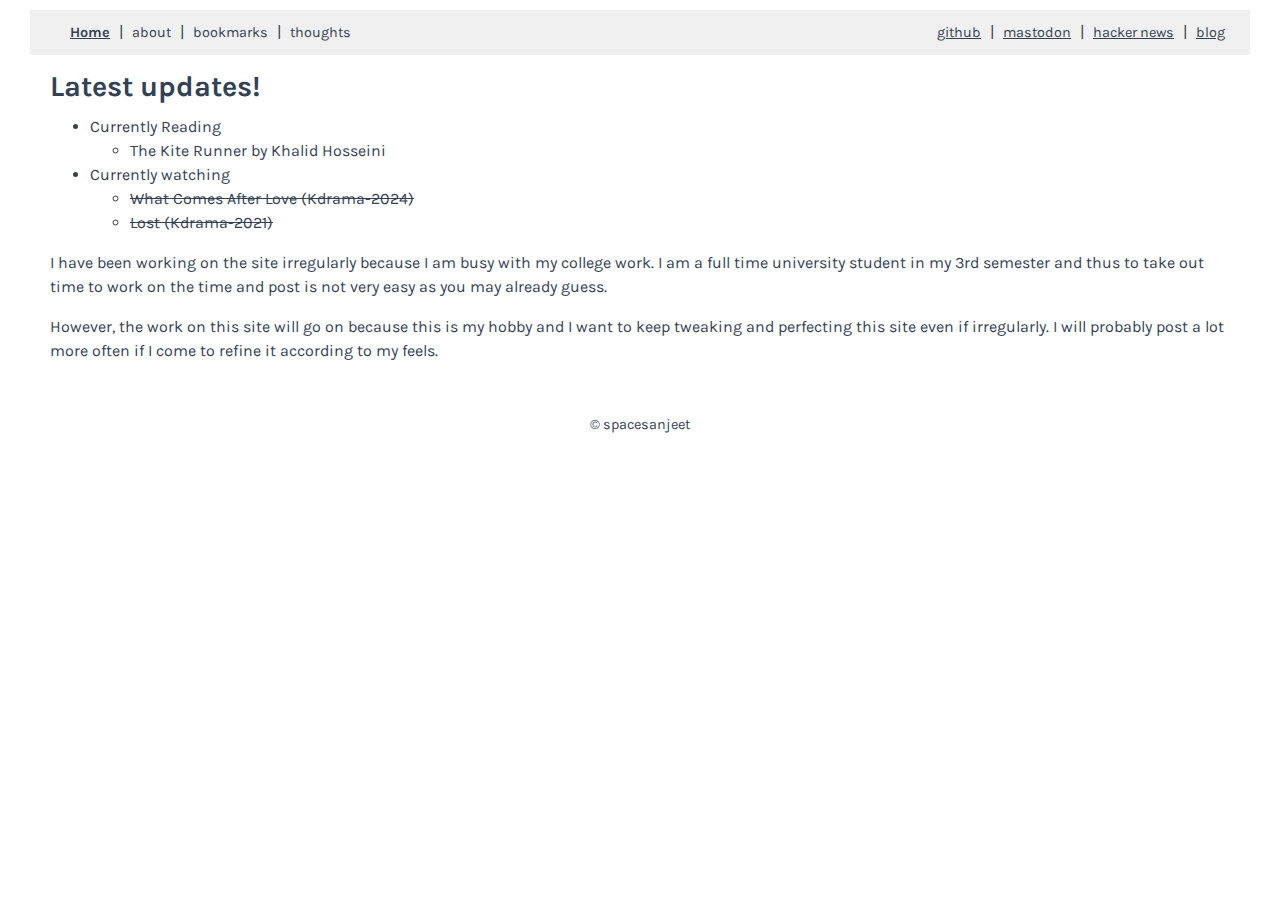
<file: index.html>
<!DOCTYPE html>
<html lang="en">
<head>
  <meta charset="UTF-8">
  <meta http-equiv="X-UA-Compatible" content="IE=edge">
  <meta name="viewport" content="width=device-width, initial-scale=1, shrink-to-fit=no">
  <title>spacesanjeet</title>
  <link rel="stylesheet" href="css/styles.css">
  <style>
  @import url('https://fonts.googleapis.com/css2?family=Karla:ital,wght@0,200..800;1,200..800&display=swap');
  </style>
</head>
<body>
  <header>
    <div class="header-left">
      <nav>
        <a href="index.html" aria-current="page">Home</a> |
        <a href="nav/about.html">about</a> |
        <a href="nav/bookmarks.html">bookmarks</a> |
        <a href="nav/thoughts.html">thoughts</a>
      </nav>
    </div>
    <div class="header-right">
      <a href="https://github.com/spacesanjeet">github</a> |
      <a href="https://mastodon.social/@spacesanjeet">mastodon</a> |
      <a href="https://news.ycombinator.com/user?id=spacesanjeet">hacker news</a> |
      <a href="https://spacesanjeet.me">blog</a>
    </div>
  </header>
  <main>
    <h1>Latest updates!</h1>
    <ul>
      <li>Currently Reading</li>
      <ul>
        <li>The Kite Runner by Khalid Hosseini</li>
      </ul>
      <li>Currently watching</li>
      <ul>
        <li><del>What Comes After Love (Kdrama-2024)</del></li>
        <li><del>Lost (Kdrama-2021)</del></li>
      </ul>
    </ul>
    <p>I have been working on the site irregularly because I am busy with my college work. I am a full time university student in my 3rd semester and thus to take out time to work on the time and post is not very easy as you may already guess.</p>
    <p>However, the work on this site will go on because this is my hobby and I want to keep tweaking and perfecting this site even if irregularly. I will probably post a lot more often if I come to refine it according to my feels.</p>
  </main>
  <footer>
    <p>&#169; spacesanjeet</p>
  </footer>
</body>
</html>
</file>
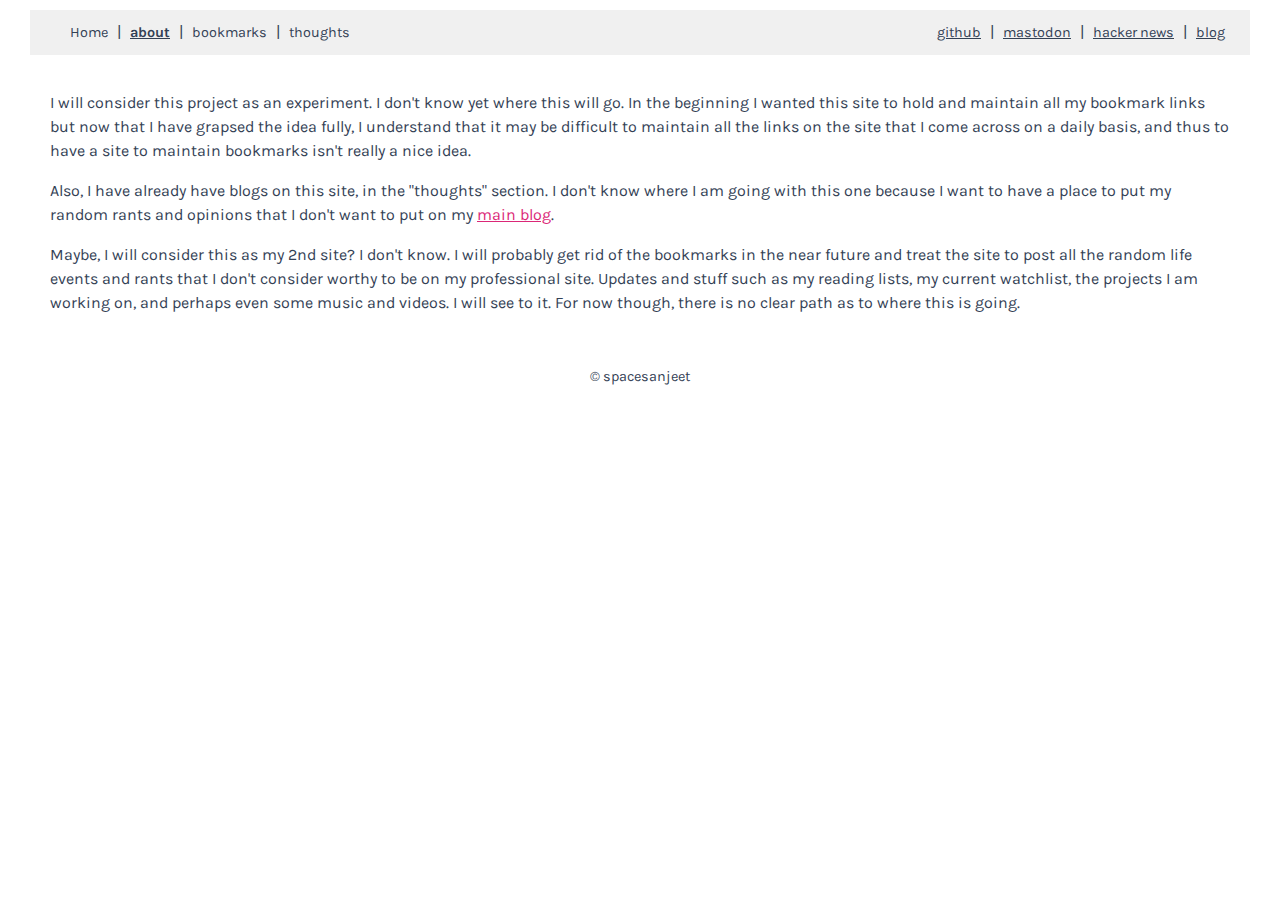
<file: nav/about.html>
<!DOCTYPE html>
<html lang="en">
<head>
  <meta charset="UTF-8">
  <meta name="viewport" content="width=device-width, initial-scale=1.0">
  <title>spacesanjeet</title>
  <link rel="stylesheet" href="../css/styles.css">
  <style>
  @import url('https://fonts.googleapis.com/css2?family=Karla:ital,wght@0,200..800;1,200..800&display=swap');
  </style>
</head>
<body>
  <header>
    <div class="header-left">
      <nav>
        <a href="../index.html">Home</a> |
        <a href="about.html" aria-current="page">about</a> |
        <a href="bookmarks.html">bookmarks</a> |
        <a href="thoughts.html">thoughts</a>
      </nav>
    </div>
    <div class="header-right">
      <a href="https://github.com/spacesanjeet">github</a> |
      <a href="https://mastodon.social/@spacesanjeet">mastodon</a> |
      <a href="https://news.ycombinator.com/user?id=spacesanjeet">hacker news</a> |
      <a href="https://spacesanjeet.me">blog</a>
    </div>
  </header>
  <main>
    <p>I will consider this project as an experiment. I don't know yet where this will go. In the beginning I wanted this site to hold and maintain all my bookmark links but now that I have grapsed the idea fully, I understand that it may be difficult to maintain all the links on the site that I come across on a daily basis, and thus to have a site to maintain bookmarks isn't really a nice idea.</p>

    <p>Also, I have already have blogs on this site, in the "thoughts" section. I don't know where I am going with this one because I want to have a place to put my random rants and opinions that I don't want to put on my <a href="https::/spacesanjeet.me"> main blog</a>.</p>

    <p>Maybe, I will consider this as my 2nd site? I don't know. I will probably get rid of the bookmarks in the near future and treat the site to post all the random life events and rants that I don't consider worthy to be on my professional site. Updates and stuff such as my reading lists, my current watchlist, the projects I am working on, and perhaps even some music and videos. I will see to it. For now though, there is no clear path as to where this is going.</p>
  </main>
  <footer>
    <p>&#169; spacesanjeet</p>
  </footer>
</body>
</html>
</file>
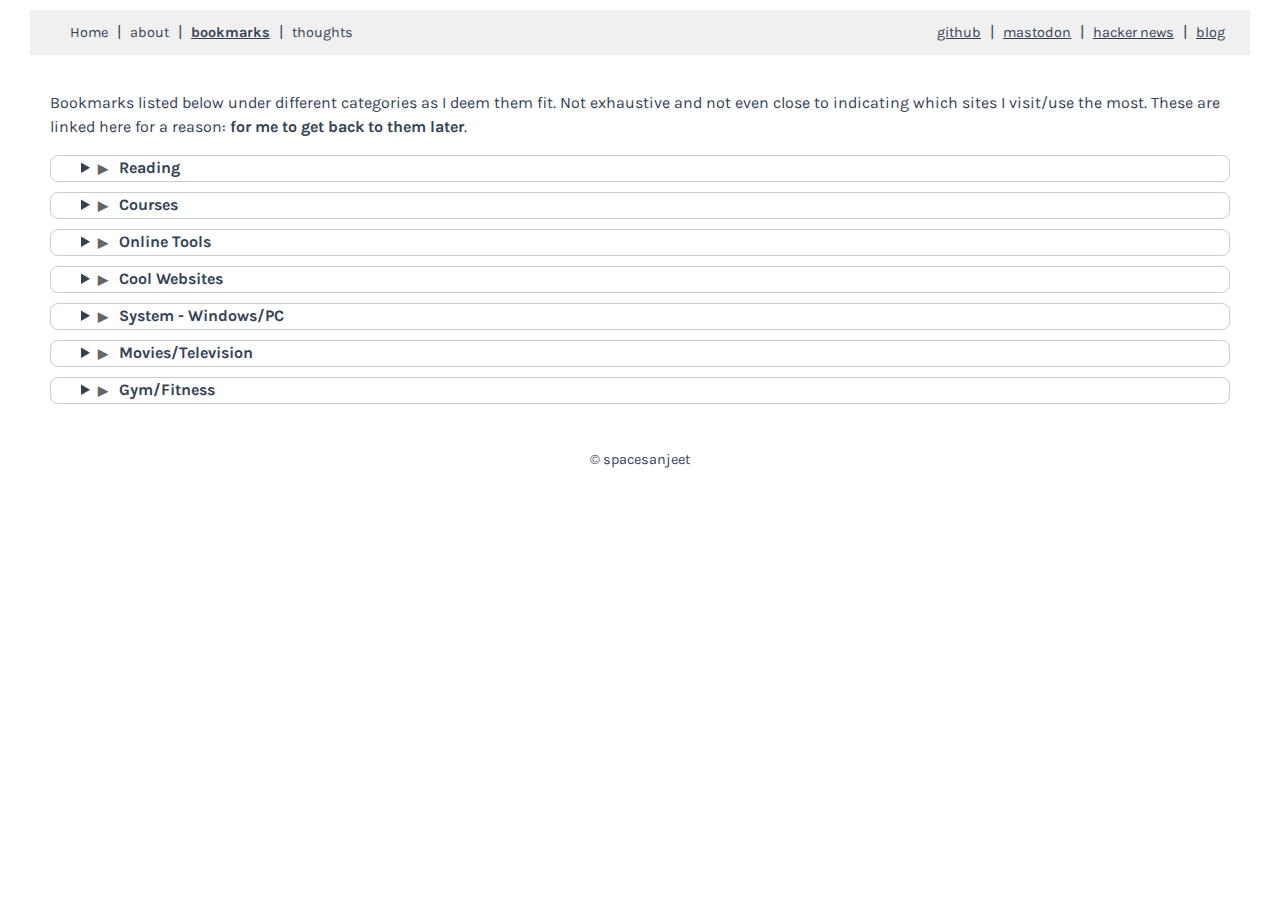
<file: nav/bookmarks.html>
<!DOCTYPE html>
<html lang="en">
<head>
  <meta charset="UTF-8">
  <meta name="viewport" content="width=device-width, initial-scale=1.0">
  <title>spacesanjeet</title>
  <link rel="stylesheet" href="../css/styles.css">
  <style>
  @import url('https://fonts.googleapis.com/css2?family=Karla:ital,wght@0,200..800;1,200..800&display=swap');
  </style>
</head>
<body>
  <header>
    <div class="header-left">
      <nav>
        <a href="../index.html">Home</a> |
        <a href="about.html">about</a> |
        <a href="bookmarks.html" aria-current="page">bookmarks</a> |
        <a href="thoughts.html">thoughts</a>
      </nav>
    </div>
    <div class="header-right">
      <a href="https://github.com/spacesanjeet">github</a> |
      <a href="https://mastodon.social/@spacesanjeet">mastodon</a> |
      <a href="https://news.ycombinator.com/user?id=spacesanjeet">hacker news</a> |
      <a href="https://spacesanjeet.me">blog</a>
    </div>
  </header>
  <main>
    <p>Bookmarks listed below under different categories as I deem them fit. Not exhaustive and not even close to indicating which sites I visit/use the most. These are linked here for a reason: <strong>for me to get back to them later</strong>.</p>
    <details>
      <summary>Reading</summary>
        <ol>
                <li><a href="https://www.talkingpointsforlife.com">Welcome to Talking Points for Life</a></li>
                <li><a href="https://www.alexmurrell.co.uk/articles/the-age-of-average">The age of average — Alex Murrell</a></li>
                <li><a href="https://en.zlibrary-in.se/">Z-Library – the world’s largest e-book library. Your gateway to knowledge and culture.</a></li>
                <li><a href="https://www.anildash.com/2024/03/10/make-better-documents">Make better documents. - Anil Dash</a></li>
                <li><a href="https://www.worksinprogress.co">Home - Works in Progress</a></li>
                <li><a href="https://kk.org/thetechnium/103-bits-of-advice-i-wish-i-had-known">The Technium: 103 Bits of Advice I Wish I Had Known</a></li>
                <li><a href="https://getpocket.com/collections/long-reads-that-stand-the-test-of-time">Long Reads That Stand the Test of Time</a></li>
                <li><a href="https://www.thecgo.org/research/why-go-to-space">Why go to space? - The CGO</a></li>
                <li><a href="https://milan.cvitkovic.net/writing/things_youre_allowed_to_do">Milan Cvitkovic</a></li>
                <li><a href="about:reader?url=https%3A%2F%2Fcopyblogger.com%2Fcornerstone-pages%2F">The 5-Minute Trick for Better Traffic, SEO, and Subscribers - Copyblogger</a></li>
                <li><a href="https://mutinyreflections.wordpress.com/2022/07/27/district-collectors-and-magistrates/">District Collectors and Magistrates – Mutiny Reflections</a></li>
                <li><a href="https://www.worksinprogress.co/issue/biases-the-wrong-model">We don’t have a hundred biases, we have the wrong model - Works in Progress</a></li>
                <li><a href="https://socialskillswisdom.com/">How to Win Friends And Influence People Unrevised Edition by Dale Carnegie</a></li>
                <li><a href="https://kierandrew.notion.site/The-7-Step-Blueprint-to-Become-a-Killer-Copywriter-Without-Overcomplicating-It-91aa43c738a443e0a86e434e1aefb8a6">The 7 Step Blueprint to Become a Killer Copywriter (Without Overcomplicating It</a></li>
                <li><a href="https://www.reddit.com/r/sex/comments/t7ez2/comment/c4k8iph/">Quick question regarding giving women oral sex : sex</a></li>
                <li><a href="https://www.raptitude.com/2023/01/the-right-now-list/">The Right Now List</a></li>
                <li><a href="https://www.reddit.com/r/GetMotivated/comments/1q5434/i_come_bearing_knowledge_of_the_g_spot_you_can_too/">I come, bearing knowledge of the G Spot. You can too. : r/GetMotivated</a></li>
                <li><a href="https://forum.literotica.com/threads/try-this-report-back.70892/">Try This & Report Back - Literotica Discussion Board</a></li>
                <li><a href="https://www.jeffsu.org/top-8-chatgpt-productivity-tips-for-work/">Top 8 ChatGPT Productivity Tips for Work</a></li>
                <li><a href="https://www.morningbrew.com/series/crypto/stories/2022/07/11/speak-crypto-to-me">Speak crypto to me</a></li>
                <li><a href="https://lilymara.xyz/posts/2024/01/transit-kindle/">Never Missing the Train Again, Thanks to Rust - lily's thots</a></li>
                <li><a href="https://en.wikipedia.org/wiki/Anne_Carson">Anne Carson - Essay/Poet</a></li>
        </ol>
    </details>
    <details>
      <summary>Courses</summary>
        <ol>
                <li><a href="https://www.learnvern.com/course/ms-excel-tutorial">India's Best-Selling Online MS Excel Course in Hindi | Free</a></li>
                <li><a href="https://learndigital.withgoogle.com/digitalunlocked/course/digital-marketing">Fundamentals of digital marketing - Google Digital Unlocked</a></li>
                <li><a href="https://unccelearn.org/course/view.php?id=111&page=overview">Course: Green Economy and Trade</a></li>
                <li><a href="https://unccelearn.org/course/view.php?id=87&page=overview">Course: Carbon Taxation</a></li>
                <li><a href="https://courses.philanthropyu.org/courses/course-v1:PhilanthropyU+Branding_000+1_3.7_20200629_ondemand/about">Branding 101</a></li>
                <li><a href="Google Analytics Certification : Google">https://skillshop.exceedlms.com/student/path/508845-google-analytics-certification?sid=0d0c3ec5-4b35-4c9e-8a14-bd1aba78b3bd&sid_i=4</a></li>
                <li><a href="https://course.elementsofai.com/">A free online course - Elements of AI</a></li>
                <li><a href="https://onlinecourses.nptel.ac.in/noc23_mg71/preview">Operations And Supply Chain Management - Course</a></li>
                <li><a href="https://onlinecourses.swayam2.ac.in/imb23_mg47/preview">Brand Management - Course</a></li>
                <li><a href="https://learning.edx.org/course/course-v1:IBM+DA0130+1T2021/home">Course | Analyzing Data with Excel | edX</a></li>
                <li><a href="https://learning.edx.org/course/course-v1:USMx+DM02+3T2022/home">Course | Digital Marketing Analytics: Tools and Techniques | edX</a></li>
                <li><a href="https://author-ide.skills.network/render?token=eyJhbGciOiJIUzI1NiIsInR5cCI6IkpXVCJ9.[base64].VT7BIlJM0V1Hb0qk94TizBwE_dDmyThb2LRYQAc6FZQ">Skills Network Editor</a></li>
                <li><a href="https://depositioneerders.nl/wp-content/uploads/2017/01/Branding-in-the-Digital-Age-HBR.pdf">R1012C_pdf.fm - Branding-in-the-Digital-Age-HBR.pdf</a></li>
                <li><a href="https://blog.hubspot.com/marketing/free-online-marketing-classes">40+ Best Free Online Marketing Classes to Take in 2023</a></li>
                <li><a href="https://onlinecourses.nptel.ac.in/noc22_hs08/preview">Enhancing Soft Skills and Personality - Course</a></li>
                <li><a href="https://www.educba.com/public-company-vs-private-company/">Business/Accounting/Management</a></li>
                <li><a href="https://freelearninglist.org/">The Free Learning List</a></li>
                <li><a href="https://onlinecourses.nptel.ac.in/noc22_hs79/preview">Introduction to Literary Theory - Course</a></li>
                <li><a href="https://onlinecourses.nptel.ac.in/noc22_hs124/preview">Consumer Psychology - Course</a></li>
                <li><a href="https://www.classcentral.com/report/coursera-free-online-courses/#business">[2022] 1600+ Coursera Courses That Are Still Completely Free — Class Central</a></li>
                <li><a href="https://www.coursera.org/learn/content-marketing/home/week/2">The Strategy of Content Marketing - Home | Coursera</a></li>
                <li><a href="https://learndigital.withgoogle.com/digitalgarage/course/digital-marketing">Fundamentals of digital marketing - Google Digital Garage</a></li>
                <li><a href="https://learndigital.withgoogle.com/digitalunlocked/course/digital-marketing/module/3">Build your web presence - Google Digital Unlocked</a></li>
                <li><a href="https://www.classcentral.com/report/free-certificates/#open-university">[2023] Massive List of Thousands of Free Certificates and Badges — Class Central</a></li>
        </ol>
    </details>
    <details>
      <summary>Online Tools</summary>
        <ol>
                <li><a href="https://www.socialmediatoday.com/news/chatgpt-cheat-sheet-infographic/690837/">ChatGPT Cheat Sheet [Infographic] | Social Media Today</a></li>
                <li><a href="https://www.wired.com/story/17-tips-better-chatgpt-prompts/">17 Tips to Take Your ChatGPT Prompts to the Next Level | WIRED</a></li>
                <li><a href="Base64">https://rentry.co/FMHYBase64#iptv-playlists</a></li>
                <li><a href="https://github.com/AboutRSS/ALL-about-RSS?tab=readme-ov-file#reddit-rss-fix">GitHub - AboutRSS/ALL-about-RSS: A list of RSS related stuff: tools, services, communities and tutorials, etc.</a></li>
                <li><a href="https://www.ilovepdf.com/">iLovePDF | Online PDF tools for PDF lovers</a></li>
                <li><a href="https://neatnik.net/calendar/">Calendar</a></li>
                <li><a href="https://redact.dev/">Redact - Mass Delete Messages, Posts, Likes and More from 40+ Services</a></li>
                <li><a href="https://saurabhdaware.github.io/text-to-handwriting/">Text to Handwriting</a></li>
                <li><a href="https://typeinhindi.com/online-hindi-ocr">Convert Hindi Image to Text | Online Hindi OCR</a></li>
                <li><a href="https://www.overleaf.com/latex/templates/cis-grad-template-dev/pjcttwysqvym">CIS Grad Template (Dev) - Overleaf, Online LaTeX Editor</a></li>
                <li><a href="https://www.calculator.net/tdee-calculator.html">TDEE Calculator</a></li>
                <li><a href="https://you.com/search?q=how%20to%20write%20well">how to write well - You.com</a></li>
                <li><a href="https://whattowatchon.tv/">What to watch on</a></li>
                <li><a href="https://www.powerthesaurus.org/">Power Thesaurus</a></li>
                <li><a href="https://howtoprofessionallysay.akashrajpurohit.com/">How to professionally say</a></li>
                <li><a href="https://untools.co/">Tools for better thinking | Untools</a></li>
                <li><a href="https://flourish.studio/features/">Features | Flourish | Data Visualization & Storytelling</a></li>
                <li><a href="https://www.mentimeter.com/plans">Mentimeter</a></li>
                <li><a href="https://www.copy.ai/tools">Free Copywriting Generators | No Login Required</a></li>
                <li><a href="https://icons8.com/upscaler">AI Image Upscaler – Enlarge Images & Photos Online for Free</a></li>
                <li><a href="http://txti.es/">txti - Fast web pages for everybody</a></li>
                <li><a href="http://www.mauvecloud.net/randomchooser.html">Random Chooser</a></li>
                <li><a href="https://www.freeimages.com/">Free Stock Photos & Images | Royalty Free | FreeImages</a></li>
                <li><a href="https://www.microcopy.me/">Microcopy - Short copy text for your website.</a></li>
                <li><a href="https://pfpmaker.com/">Free Profile Picture Maker - Results</a></li>
                <li><a href="https://12ft.io/">12ft Ladder</a></li>
                <li><a href="https://hemingwayapp.com/">Hemingway Editor</a></li>
                <li><a href="https://getemoji.com/">😋 Get Emoji — All Emojis to ✂️ Copy and 📋 Paste 👌</a></li>
                <li><a href="https://imgcreator.zmo.ai/">Create Photo Background Using text | IMGCreator.ai</a></li>
                <li><a href="https://ninite.com/">Ninite - Install or Update Multiple Apps at Once</a></li>
                <li><a href="https://www.futurepedia.io/">Futurepedia - The Largest AI Tools Directory | Home</a></li>
                <li><a href="https://docs.google.com/spreadsheets/d/18rtqh8EG2q1xBo2cLNyhIDuK9jrPGwYr9DI2UncoqJQ/htmlview">Bellingcat's Online Investigation Toolkit [bit.ly/bcattools] - Google Drive</a></li>
                <li><a href="https://www.reddit.com/r/PiratedGames/wiki/megathread/">megathread</a></li>
                <li><a href="https://www.cheatgpt.tech/">Bypass AI Detection | CheatGPT</a></li>
                <li><a href="https://learnprompting.org/docs/basics/intro">🟢 Introduction | Learn Prompting: Your Guide to Communicating with AI</a></li>
                <li><a href="https://www.reddit.com/r/FREEMEDIAHECKYEAH/wiki/video/#wiki_.25B7_drives_.2F_directories">video - FREEMEDIAHECKYEAH</a></li>
                <li><a href="https://rentry.co/megathread">📜 ➜ Megathread</a></li>
                <li><a href="https://freedomain.one/">Get Free Domain Names - Register Custom Domains for Free</a></li>
                <li><a href="https://pastes.fmhy.net/">snowbin</a></li>
                <li><a href="https://podcast.adobe.com/Enhance#">Adobe Podcast | AI audio recording and editing, all on the web</a></li>
                <li><a href="https://archive.ph/">Webpage archive</a></li>
                <li><a href="https://monkeytype.com/">Monkeytype | A minimalistic, customizable typing test</a></li>
                <li><a href="https://later.com/blog/social-listening-tools">The Top 8 Social Listening Tools in 2024</a></li>
                <li><a href="https://github.com/Tyrrrz/DiscordChatExporter">GitHub - Tyrrrz/DiscordChatExporter: Exports Discord chat logs to a file</a></li>
                <li><a href="https://tineye.com/">TinEye Reverse Image Search</a></li>
                <li><a href="https://filepursuit.com/">FilePursuit- Discover Everything!, Search the web for files, videos, audios, eBooks and much more.</a></li>
                <li><a href="https://morss.it/">morss.it – Get more out of RSS feeds, for free</a></li>
                <li><a href="https://github.com/anfreire/updateMe-Mobile">GitHub - anfreire/updateMe-Mobile</a></li>
                <li><a href="https://www.onlineconverter.com/audio-to-video">Audio to Video: Create MP4 Music Video (Free)</a></li>
                <li><a href="https://github.com/Fredolx/open-tv?tab=readme-ov-file">Fredolx/open-tv: Ultra-fast, simple and powerful cross-platform IPTV app</a></li>
                <li><a href="https://urlshortenersaresoyesterdaytrythisamazingsuperlongurlexpander.site/">Transform Tiny Links into Colossal Web Addresses! | urlshortenersaresoyesterdaytrythisamazingsuperlongurlexpander</a></li>
                <li><a href="https://perma.cc/">Perma.cc</a></li>
                <li><a href="https://github.com/soimort/you-get">Dumb downloader that scrapes the web</a></li>
                <li><a href="https://favicon.io/">Generate favicon for sites - png/text/image</a></li>
        </ol>
    </details>
    <details>
      <summary>Cool Websites</summary>
        <ol>
                <li><a href="https://www.thescaleoflife.com/">The Scale of Life</a></li>
                <li><a href="https://mynoise.net/noiseMachines.php">Background Noises • Ambient Sounds • Relaxing Music | myNoise ®</a></li>
                <li><a href="https://neal.fun/">Neal.fun</a></li>
                <li><a href="https://wikitrivia.tomjwatson.com/">Wikitrivia</a></li>
                <li><a href="https://copypastecharacter.com/emojis">🎳 Emojis — CopyPasteCharacter.com</a></li>
                <li><a href="https://histography.io/">Histography - Timeline of History</a></li>
                <li><a href="https://neal.fun/days-since-incident/">Days Since Incident</a></li>
                <li><a href="https://www.soybomb.com/tricks/words/">nonsense word generator</a></li>
                <li><a href="https://www.reddit.com/r/InternetIsBeautiful/">10/10 would bookmark again</a></li>
                <li><a href="https://students.tools/sounds-of-space/">Sounds of Space | students.tools</a></li>
                <li><a href="https://typingbowl.com/">Typing Bowl</a></li>
                <li><a href="https://colourcontrast.cc/">Colour Contrast Checker</a></li>
                <li><a href="https://storm.genie.stanford.edu/">STORM</a></li>
                <li><a href="https://rabbitwaves.ca/site/flags_maritime.html">Rabbit Waves - Ocean flags</a></li>
        </ol>
    </details>
    <details>
      <summary>System - Windows/PC</summary>
        <ol>
                <li><a href="https://lenovo-drivers.com/v130-15ikb/">Lenovo V130 15IKB Drivers - Lenovo Drivers Download</a></li>
                <li><a href="https://tb.rg-adguard.net/public.php">TechBench by WZT (v4.1.1)</a></li>
                <li><a href="https://github.com/KieronQuinn/PixelLauncherMods/releases">Releases · KieronQuinn/PixelLauncherMods</a></li>
                <li><a href="https://github.com/massgravel/Microsoft-Activation-Scripts">GitHub - massgravel</a></li>
                <li><a href="https://drive.google.com/drive/folders/1_oz25t_f1KInkb0POKno_YnuowlpTgaQ">Gruvbox - Google Drive</a></li>
                <li><a href="https://massgrave.dev/genuine-installation-media">Download Windows / Office | MAS</a></li>
                <li><a href="https://www.reddit.com/r/Piracy/comments/17agabx/how_to_get_free_spotify_premiumadblock_in/">How to get free Spotify premium/Adblock in basically every platform. (A guide) : r/Piracy</a></li>
                <li><a href="https://www.reddit.com/r/Piracy/comments/1814gmp/guide_how_to_pirate_microsoft_office_properly/">[GUIDE] How to pirate Microsoft Office **properly**</a></li>
                <li><a href="https://file-converter.io/">Windows File converter</a></li>
        </ol>
    </details>
    <details>
      <summary>Movies/Television</summary>
        <ol>
                <li><a href="https://mega.nz/folder/Pt8AHLAC#tAte3gNlNossthoHiSCL5w/folder/3kcSSDzD">MEGA Movies folder</a></li>
                <li><a href="https://www.reddit.com/r/Piracy/wiki/megathread/movies_and_tv/#wiki_.1F4D1_2_.279C_streaming">megathread/movies_and_tv - Piracy</a></li>
                <li><a href="https://www.reddit.com/tldr/best-korean-movies/">Best Korean Movies - Reddit</a></li>
                <li><a href="https://www.indiewire.com/features/best-of/best-horror-films-all-time-1235041390/">The 75 Best Horror Movies of All Time: Scream, Halloween, and Alien</a></li>
        </ol>
    </details>
    <details>
      <summary>Gym/Fitness</summary>
        <ol>
                <li><a href="https://thefitness.wiki/routines/strength-training-muscle-building/">Strength Training / Muscle Building | The Fitness Wiki</a></li>
                <li><a href="https://musclewiki.com/Stretches/Male/Biceps">Biceps - MuscleWiki</a></li>
        </ol>
    </details>
  </main>
  <footer>
    <p>&#169; spacesanjeet</p>
  </footer>
</body>
</html>
</file>
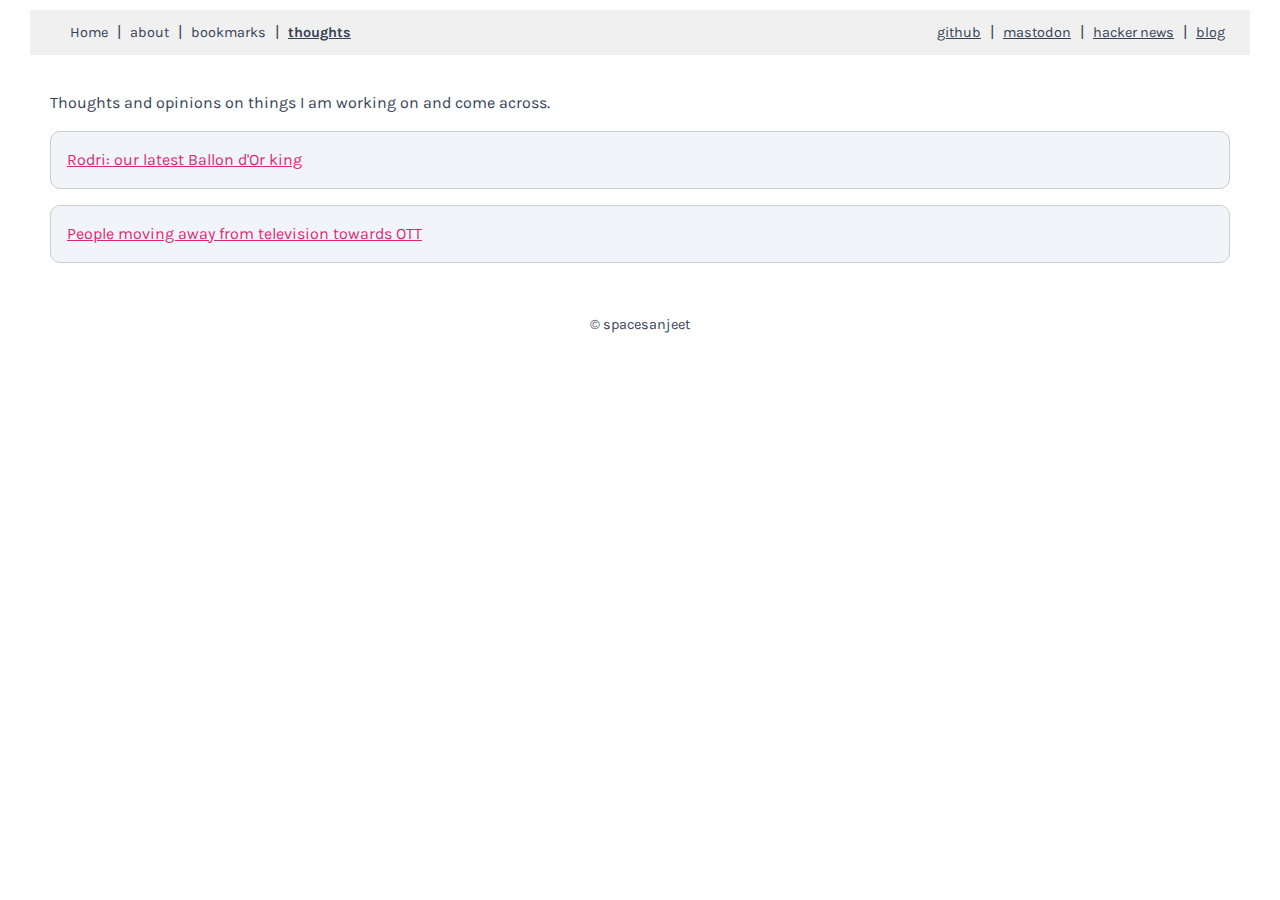
<file: nav/thoughts.html>
<!DOCTYPE html>
<html lang="en">
<head>
  <meta charset="UTF-8">
  <meta name="viewport" content="width=device-width, initial-scale=1.0">
  <title>spacesanjeet</title>
  <link rel="stylesheet" href="../css/styles.css">
  <style>
  @import url('https://fonts.googleapis.com/css2?family=Karla:ital,wght@0,200..800;1,200..800&display=swap');
  </style>
</head>
<body>
  <header>
    <div class="header-left">
      <nav>
        <a href="../index.html">Home</a> |
        <a href="about.html">about</a> |
        <a href="bookmarks.html">bookmarks</a> |
        <a href="thoughts.html" aria-current="page">thoughts</a>
      </nav>
    </div>
    <div class="header-right">
      <a href="https://github.com/spacesanjeet">github</a> |
      <a href="https://mastodon.social/@spacesanjeet">mastodon</a> |
      <a href="https://news.ycombinator.com/user?id=spacesanjeet">hacker news</a> |
      <a href="https://spacesanjeet.me">blog</a>
    </div>
  </header>
  <main>
    <p>Thoughts and opinions on things I am working on and come across.</p>
    <p class="p-notice"><a href="../thoughts/30-10-2024-rodri-balondor-winner.html">Rodri: our latest Ballon d'Or king</a></p>
    <p class="p-notice"><a href="../thoughts/29-10-2024-genz-television-ott.html">People moving away from television towards OTT</a></p>
  </main>
  <footer>
    <p>&#169; spacesanjeet</p>
  </footer>
</body>
</html>
</file>
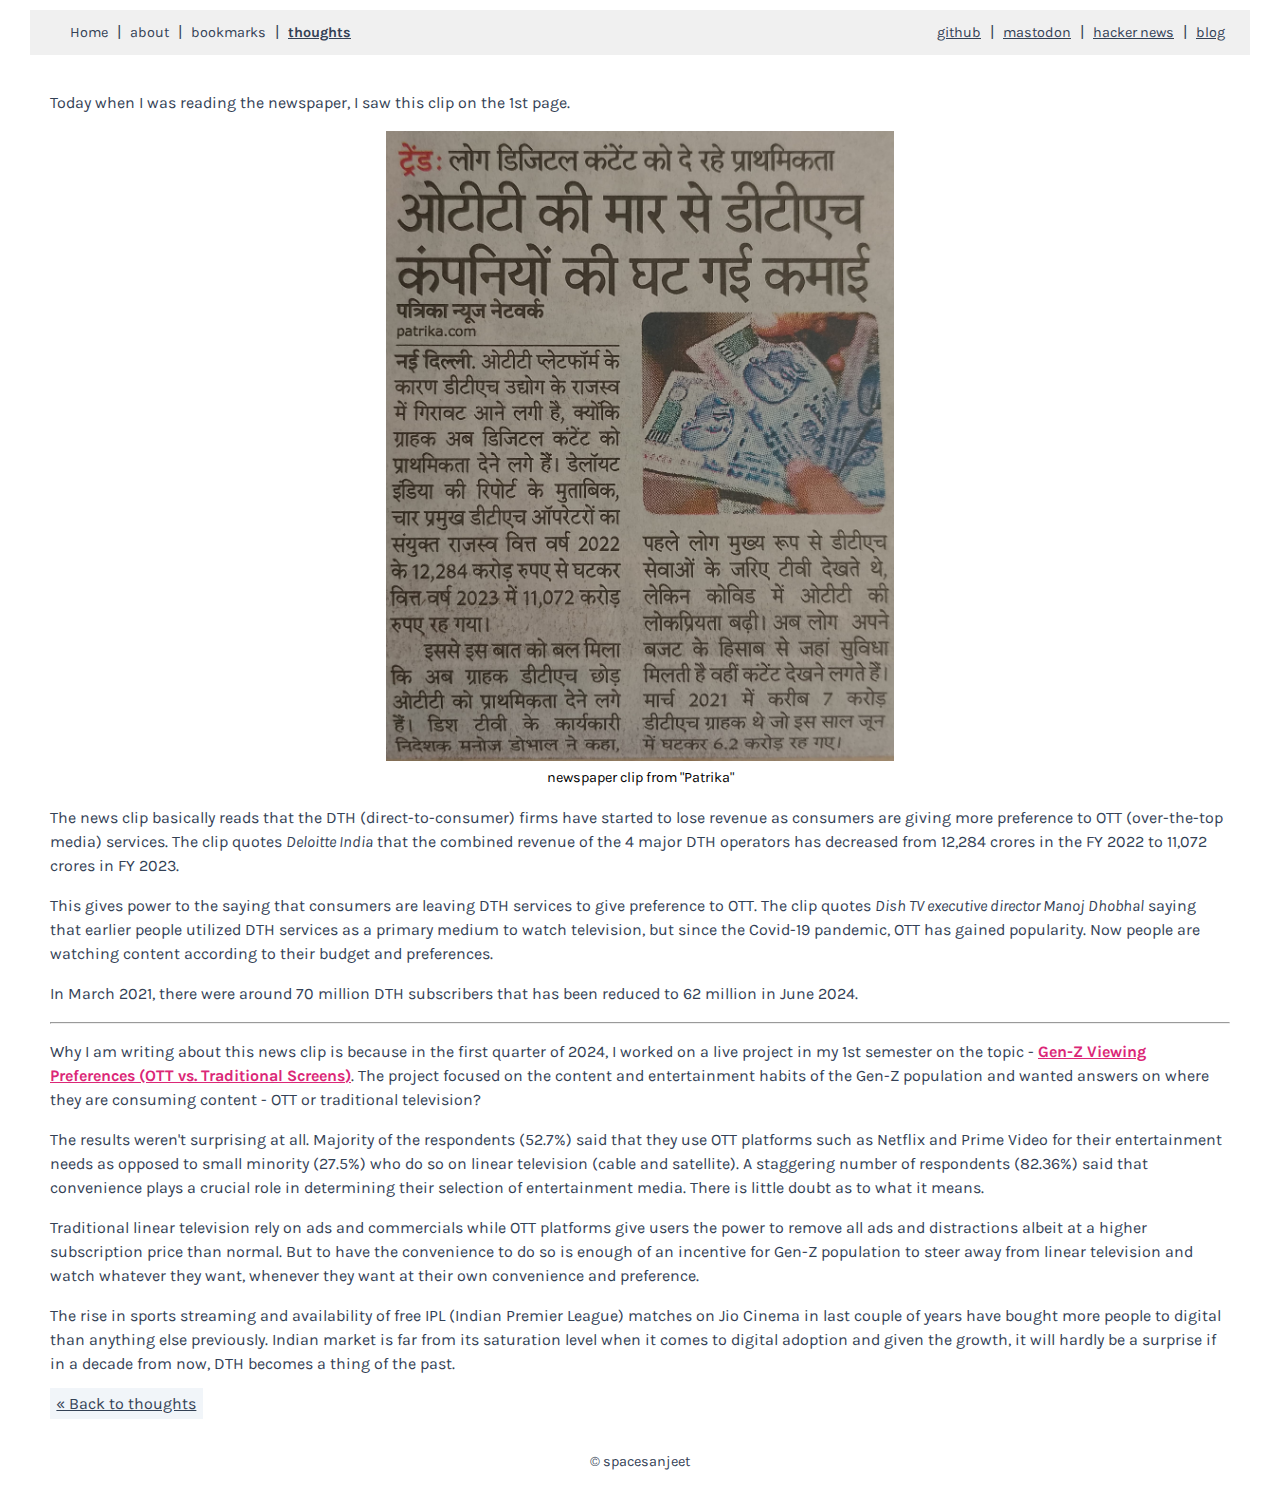
<file: thoughts/29-10-2024-genz-television-ott.html>
<!DOCTYPE html>
<html lang="en">
<head>
  <meta charset="UTF-8">
  <meta name="viewport" content="width=device-width, initial-scale=1.0">
  <title>spacesanjeet</title>
  <link rel="stylesheet" href="../css/styles.css">
  <style>
  @import url('https://fonts.googleapis.com/css2?family=Karla:ital,wght@0,200..800;1,200..800&display=swap');
  </style>
</head>
<body>
  <header>
    <div class="header-left">
      <nav>
        <a href="../index.html">Home</a> |
        <a href="../nav/about.html">about</a> |
        <a href="../nav/bookmarks.html">bookmarks</a> |
        <a href="../nav/thoughts.html" aria-current="page">thoughts</a>
      </nav>
    </div>
    <div class="header-right">
      <a href="https://github.com/spacesanjeet">github</a> |
      <a href="https://mastodon.social/@spacesanjeet">mastodon</a> |
      <a href="https://news.ycombinator.com/user?id=spacesanjeet">hacker news</a> |
      <a href="https://spacesanjeet.me">blog</a>
    </div>
  </header>
  <main>
    <p>Today when I was reading the newspaper, I saw this clip on the 1st page.</p>
    <figure>
      <img src="../images/dth-ott-clip.jpg" alt="newspaper clip with the headline - 'DTH companies lose revenue due to rise in OTT">
      <figcaption>newspaper clip from "Patrika"</figcaption>
    </figure>
    <p>The news clip basically reads that the DTH (direct-to-consumer) firms have started to lose revenue as consumers are giving more preference to OTT (over-the-top media) services. The clip quotes <em>Deloitte India</em> that the combined revenue of the 4 major DTH operators has decreased from 12,284 crores in the FY 2022 to 11,072 crores in FY 2023.</p>
    <p>This gives power to the saying that consumers are leaving DTH services to give preference to OTT. The clip quotes <em>Dish TV executive director Manoj Dhobhal</em> saying that earlier people utilized DTH services as a primary medium to watch television, but since the Covid-19 pandemic, OTT has gained popularity. Now people are watching content according to their budget and preferences.</p>
    <p>In March 2021, there were around 70 million DTH subscribers that has been reduced to 62 million in June 2024.</p><hr>
    <p>Why I am writing about this news clip is because in the first quarter of 2024, I worked on a live project in my 1st semester on the topic - <strong><a href="https://docs.google.com/presentation/d/10AuOo5xxFp-9QPRGOBxq0iSTvODl1Z93/edit?usp=sharing&ouid=104576106460497126580&rtpof=true&sd=true"> Gen-Z Viewing Preferences (OTT vs. Traditional Screens)</a></strong>. The project focused on the content and entertainment habits of the Gen-Z population and wanted answers on where they are consuming content - OTT or traditional television?</p>
    <p>The results weren't surprising at all. Majority of the respondents (52.7%) said that they use OTT platforms such as Netflix and Prime Video for their entertainment needs as opposed to small minority (27.5%) who do so on linear television (cable and satellite). A staggering number of respondents (82.36%) said that convenience plays a crucial role in determining their selection of entertainment media. There is little doubt as to what it means.</p> 
    <p>Traditional linear television rely on ads and commercials while OTT platforms give users the power to remove all ads and distractions albeit at a higher subscription price than normal. But to have the convenience to do so is enough of an incentive for Gen-Z population to steer away from linear television and watch whatever they want, whenever they want at their own convenience and preference.</p>
    <p>The rise in sports streaming and availability of free IPL (Indian Premier League) matches on Jio Cinema in last couple of years have bought more people to digital than anything else previously. Indian market is far from its saturation level when it comes to digital adoption and given the growth, it will hardly be a surprise if in a decade from now, DTH becomes a thing of the past.</p>
    <a href="../nav/thoughts.html" class="back">&laquo; Back to thoughts</a>
  </main>
  <footer>
    <p>&#169; spacesanjeet</p>
  </footer>
</body>
</html>
</file>
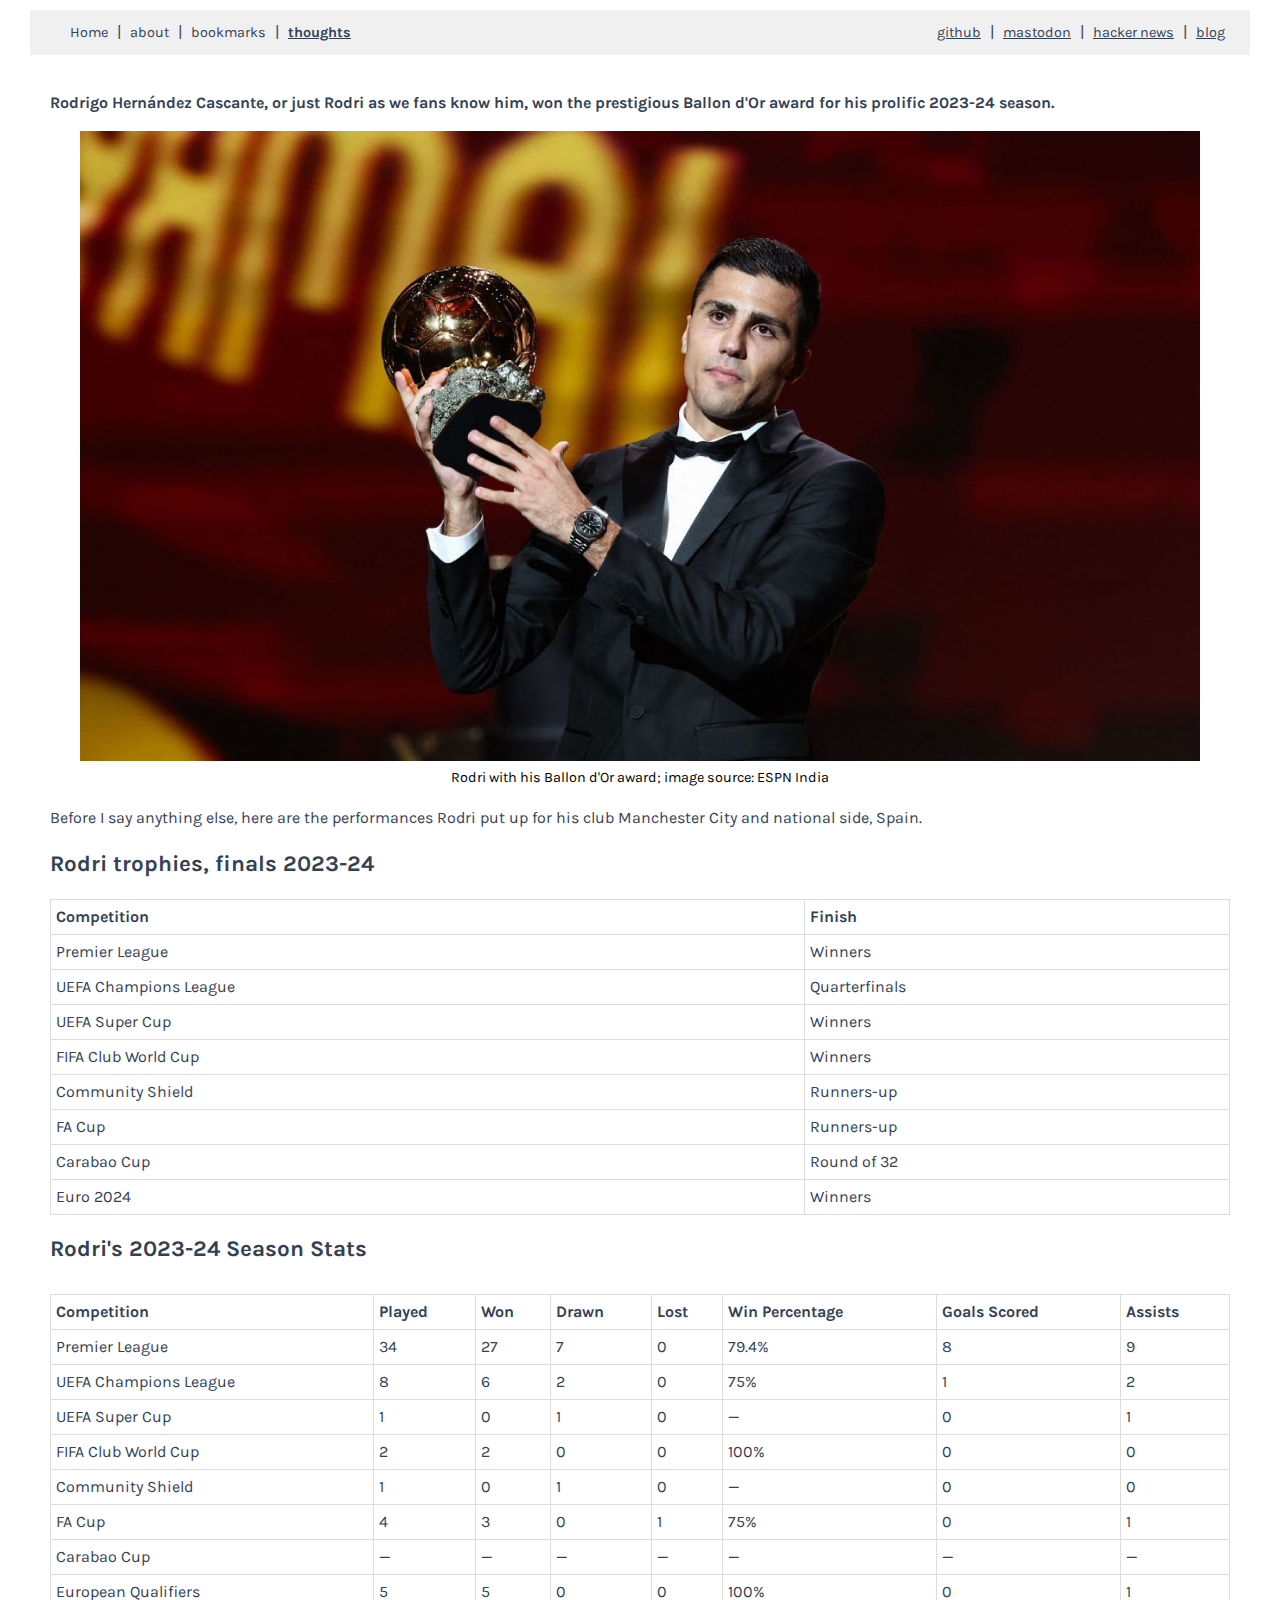
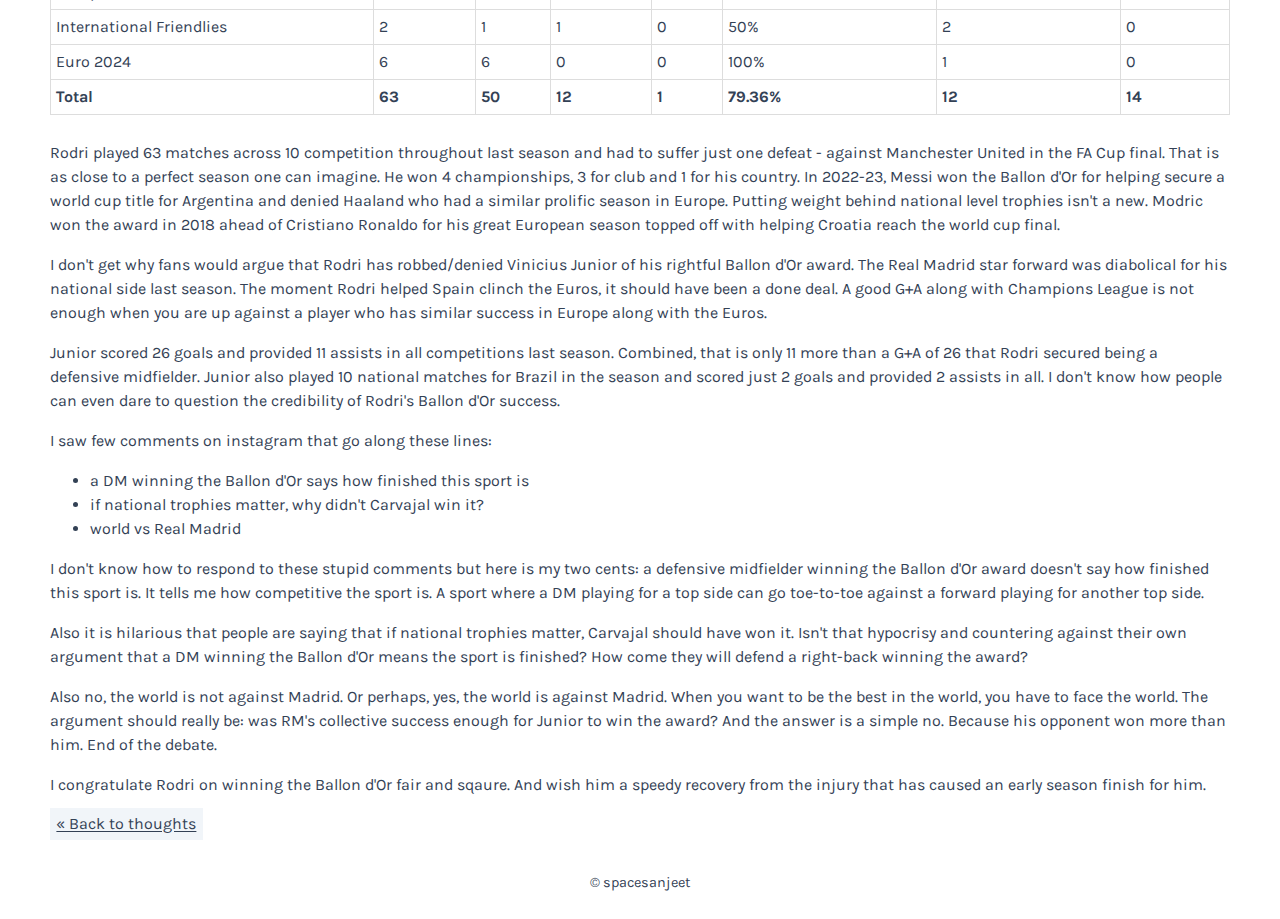
<file: thoughts/30-10-2024-rodri-balondor-winner.html>
<!DOCTYPE html>
<html lang="en">
<head>
  <meta charset="UTF-8">
  <meta name="viewport" content="width=device-width, initial-scale=1.0">
  <title>spacesanjeet</title>
  <link rel="stylesheet" href="../css/styles.css">
  <style>
  @import url('https://fonts.googleapis.com/css2?family=Karla:ital,wght@0,200..800;1,200..800&display=swap');
  </style>
</head>
<body>
  <header>
    <div class="header-left">
      <nav>
        <a href="../index.html">Home</a> |
        <a href="../nav/about.html">about</a> |
        <a href="../nav/bookmarks.html">bookmarks</a> |
        <a href="../nav/thoughts.html" aria-current="page">thoughts</a>
      </nav>
    </div>
    <div class="header-right">
      <a href="https://github.com/spacesanjeet">github</a> |
      <a href="https://mastodon.social/@spacesanjeet">mastodon</a> |
      <a href="https://news.ycombinator.com/user?id=spacesanjeet">hacker news</a> |
      <a href="https://spacesanjeet.me">blog</a>
    </div>
  </header>
  <main>
    <p><strong>Rodrigo Hernández Cascante, or just Rodri as we fans know him, won the prestigious Ballon d'Or award for his prolific 2023-24 season.</strong></p>
    <figure>
      <img src="../images/rodri-balandor.jpg" alt="manchester city midfielder Rodri with his Ballon d'Or award in Paris">
      <figcaption>Rodri with his Ballon d'Or award; image source: ESPN India</figcaption>
    </figure>
    <p>Before I say anything else, here are the performances Rodri put up for his club Manchester City and national side, Spain.</p>
    <h3>Rodri trophies, finals 2023-24</h3>
    <table>
      <thead>
        <tr>
            <th>Competition</th>
            <th>Finish</th>
        </tr>
      </thead>
      <tbody>
        <tr>
            <td>Premier League</td>
            <td>Winners</td>
        </tr>
        <tr>
            <td>UEFA Champions League</td>
            <td>Quarterfinals</td>
        </tr>
        <tr>
            <td>UEFA Super Cup</td>
            <td>Winners</td>
        </tr>
        <tr>
            <td>FIFA Club World Cup</td>
            <td>Winners</td>
        </tr>
        <tr>
            <td>Community Shield</td>
            <td>Runners-up</td>
        </tr>
        <tr>
            <td>FA Cup</td>
            <td>Runners-up</td>
        </tr>
        <tr>
            <td>Carabao Cup</td>
            <td>Round of 32</td>
        </tr>
        <tr>
            <td>Euro 2024</td>
            <td>Winners</td>
        </tr>
      </tbody>
    </table>
    <h3>Rodri's 2023-24 Season Stats</h3>
    <div class="table-container">
    <table>
      <thead>
        <tr>
            <th>Competition</th>
            <th>Played</th>
            <th>Won</th>
            <th>Drawn</th>
            <th>Lost</th>
            <th>Win Percentage</th>
            <th>Goals Scored</th>
            <th>Assists</th>
        </tr>
      </thead>
      <tbody>
        <tr>
            <td>Premier League</td>
            <td>34</td>
            <td>27</td>
            <td>7</td>
            <td>0</td>
            <td>79.4%</td>
            <td>8</td>
            <td>9</td>
        </tr>
        <tr>
            <td>UEFA Champions League</td>
            <td>8</td>
            <td>6</td>
            <td>2</td>
            <td>0</td>
            <td>75%</td>
            <td>1</td>
            <td>2</td>
        </tr>
        <tr>
            <td>UEFA Super Cup</td>
            <td>1</td>
            <td>0</td>
            <td>1</td>
            <td>0</td>
            <td>—</td>
            <td>0</td>
            <td>1</td>
        </tr>
        <tr>
            <td>FIFA Club World Cup</td>
            <td>2</td>
            <td>2</td>
            <td>0</td>
            <td>0</td>
            <td>100%</td>
            <td>0</td>
            <td>0</td>
        </tr>
        <tr>
            <td>Community Shield</td>
            <td>1</td>
            <td>0</td>
            <td>1</td>
            <td>0</td>
            <td>—</td>
            <td>0</td>
            <td>0</td>
        </tr>
        <tr>
            <td>FA Cup</td>
            <td>4</td>
            <td>3</td>
            <td>0</td>
            <td>1</td>
            <td>75%</td>
            <td>0</td>
            <td>1</td>
        </tr>
        <tr>
            <td>Carabao Cup</td>
            <td>—</td>
            <td>—</td>
            <td>—</td>
            <td>—</td>
            <td>—</td>
            <td>—</td>
            <td>—</td>
        </tr>
        <tr>
            <td>European Qualifiers</td>
            <td>5</td>
            <td>5</td>
            <td>0</td>
            <td>0</td>
            <td>100%</td>
            <td>0</td>
            <td>1</td>
        </tr>
        <tr>
            <td>International Friendlies</td>
            <td>2</td>
            <td>1</td>
            <td>1</td>
            <td>0</td>
            <td>50%</td>
            <td>2</td>
            <td>0</td>
        </tr>
        <tr>
            <td>Euro 2024</td>
            <td>6</td>
            <td>6</td>
            <td>0</td>
            <td>0</td>
            <td>100%</td>
            <td>1</td>
            <td>0</td>
        </tr>
      </tbody>
      <tfoot>
        <tr class="total-row">
            <td>Total</td>
            <td>63</td>
            <td>50</td>
            <td>12</td>
            <td>1</td>
            <td>79.36%</td>
            <td>12</td>
            <td>14</td>
        </tr>
      </tfoot>
    </table>
    </div>
    <p>Rodri played 63 matches across 10 competition throughout last season and had to suffer just one defeat - against Manchester United in the FA Cup final. That is as close to a perfect season one can imagine. He won 4 championships, 3 for club and 1 for his country. In 2022-23, Messi won the Ballon d'Or for helping secure a world cup title for Argentina and denied Haaland who had a similar prolific season in Europe. Putting weight behind national level trophies isn't a new. Modric won the award in 2018 ahead of Cristiano Ronaldo for his great European season topped off with helping Croatia reach the world cup final.</p>
    <p>I don't get why fans would argue that Rodri has robbed/denied Vinicius Junior of his rightful Ballon d'Or award. The Real Madrid star forward was diabolical for his national side last season. The moment Rodri helped Spain clinch the Euros, it should have been a done deal. A good G+A along with Champions League is not enough when you are up against a player who has similar success in Europe along with the Euros.</p>
    <p>Junior scored 26 goals and provided 11 assists in all competitions last season. Combined, that is only 11 more than a G+A of 26 that Rodri secured being a defensive midfielder. Junior also played 10 national matches for Brazil in the season and scored just 2 goals and provided 2 assists in all. I don't know how people can even dare to question the credibility of Rodri's Ballon d'Or success.</p>
    <p>I saw few comments on instagram that go along these lines:</p>
    <ul>
      <li>a DM winning the Ballon d'Or says how finished this sport is</li>
      <li>if national trophies matter, why didn't Carvajal win it?</li>
      <li>world vs Real Madrid</li>
    </ul>
    <p>I don't know how to respond to these stupid comments but here is my two cents: a defensive midfielder winning the Ballon d'Or award doesn't say how finished this sport is. It tells me how competitive the sport is. A sport where a DM playing for a top side can go toe-to-toe against a forward playing for another top side.</p>
    <p>Also it is hilarious that people are saying that if national trophies matter, Carvajal should have won it. Isn't that hypocrisy and countering against their own argument that a DM winning the Ballon d'Or means the sport is finished? How come they will defend a right-back winning the award?</p>
    <p>Also no, the world is not against Madrid. Or perhaps, yes, the world is against Madrid. When you want to be the best in the world, you have to face the world. The argument should really be: was RM's collective success enough for Junior to win the award? And the answer is a simple no. Because his opponent won more than him. End of the debate.</p>
    <p>I congratulate Rodri on winning the Ballon d'Or fair and sqaure. And wish him a speedy recovery from the injury that has caused an early season finish for him.</p>
    <a href="../nav/thoughts.html" class="back">&laquo; Back to thoughts</a>
  </main>
  <footer>
    <p>&#169; spacesanjeet</p>
  </footer>
</body>
</html>
</file>
<file: css/styles.css>
/* styles.css */

body {
  --header-bg: #f0f0f0;
  --header-text: #333;
  --body-bg: #FFFFFF;
  --body-text: #334155;
  --body-link-color: #DB2777;
  --body-notice: #F1F5F9;
  --caption-color: black;
  font-family: "Karla", sans-serif;
  font-optical-sizing: auto;
  font-weight: <weight>;
  font-style: normal;
  line-height: 1.5rem;
  background-color: var(--body-bg);
  color: var(--body-text);
  margin: 0;
  /*padding: 10px 30px; /* 5px top and bottom, 10px left and right */
}

@media (prefers-color-scheme: dark) {
  body {
    --header-bg: #1A1A1F;
    --header-text: #EEEEEE;
    --header-logo: #7DD3FC;
    --header-link-color: #FFFFFF;
    --body-bg: #111016;
    --body-text: #EEEEEE;
    --body-link-color: #F472B6;
    --body-notice: #1E293B;
    --caption-color: yellow;
  }
}

body a {
  color: var(--body-link-color);
  text-decoration: underline;
}

body a:hover {
  text-decoration: none;
}

header {
  display: flex;
  justify-content: space-between;
  align-items: center;
  background-color: var(--header-bg);
  padding: 10px 20px;
  color: var(--header-link-color);
}

header h1 {
  color: var(--header-text);
}

.header-left {
  display: flex;
  align-items: center;
}

.header-left a {
  text-decoration: none;
}

h1 {
  font-size: 1.8em;
  margin: 0;
}

h2 {
  font-size: 1.6em;
}

h3 {
  font-size: 1.4em;
}

nav {
  margin-left: 15px;
}

nav a {
  color: var(--header-link-color);
  margin: 0 5px;
  text-decoration: none;
  font-size: 0.9em;
}

nav a:hover {
  text-decoration: underline;
}

/*.header-right a {
  color: black;
  text-decoration: none;
  font-size: 0.9em;
  margin: 0 5px;
}

.header-right a:hover {
  color: white;
  text-decoration: none;
}*/

main {
  padding: 20px;
}

footer {
  text-align: center;
  font-size: 0.9em;
}

details {
  /*padding: 0px 50px;*/
  margin-bottom: 10px;
  border: 1px solid #ccc;
  border-radius: 8px;
  padding: 1rem;
}

details[open] {
  border-radius: 8px 8px 0 0;
}

details summary {
  cursor: pointer;
  font-weight: bold;
}

details summary::-webkit-details-marker {
  display: none;
}

details summary::before {
  content: "▶ ";
  color: #666;
  font-size: 0.8em;
  margin-right: 0.5rem;
  transition: transform 0.3s ease;
}

details[open] summary::before {
  transform: rotate(90deg);
}

/* Extra Small screens (Mobile up to 576px) */
@media (max-width: 576px) {
    body {
      padding: none;
      overflow-wrap: break-word;
      overflow-x: hidden;
    }

    details {
      padding: none;
    }

    .header-right {
      display: none;
    }

    img {
      max-width: 100%; /* Ensures images take full width of the container */
      height: auto; /* Keeps the image aspect ratio */
    }
}

/* Small screens (Tablets 576px - 768px) */
@media (min-width: 576px) and (max-width: 768px) {
    body {
      padding: none;
      overflow-wrap: break-word;
      overflow-x: hidden;
    }

    details {
      padding: none;
    }

    .header-right {
      display: none;
    }

    img {
      max-width: 100%; /* Full width for small tablets */
      height: auto; /* Maintain aspect ratio */
    }
}

/* Extra Large screens (Wide Screens 1200px and up) */
@media (min-width: 768px) {
    body {
      padding: 10px 30px;
    }

    details {
      padding: 0px 30px;
    }

    .header-right a {
      color: var(--header-link-color);
      text-decoration: underline;
      font-size: 0.9em;
      margin: 0 5px;
    }

    .header-right a:hover {
      text-decoration: none;
    }

    img {
      max-width: 500px; /* Sets a reasonable maximum width */
      max-height: 70vh; /* Limits image height to 70% of viewport */
      height: auto; /* Maintains aspect ratio */
    }

    figure img {
      display: block;
      margin: 0 auto; /* Centers the image within <figure> */
      max-width: 100%; /* Ensures it doesn’t exceed container */
      object-fit: contain; /* Keeps the entire image visible within set dimensions */
    }
}

.p-notice {
  background-color: var(--body-notice);
  margin-bottom: 2rem 0;
  border: 1px solid #ccc;
  border-radius: 10px;
  padding: 1rem;
}

.p-notice a {
  color: var(--body-link-color);
  text-decoration-style: solid;
}

.p-notice a:hover {
  text-decoration-style: none;
}

figure {
  margin: 5px;
}

figcaption {
  color: var(--caption-color);
  font-size: 0.9em;
  margin-top: 5px;
  text-align: center;
}

.back {
  background-color: var(--body-notice);
  border: none;
  padding: 0.4rem;
  color: var(--body-text);
}

a[aria-current="page"] {
    font-weight: bold;
    text-decoration: underline;
}

table {
  width: 100%;
  border-collapse: collapse;
  margin: 10px 0;
}

th, td {
  padding: 5px;
  border: 1px solid #ddd;
  text-align: left;
}

th {
  font-weight: bold;
}

.total-row {
  font-weight: bold;
}

.table-container {
  overflow-x: auto; /* Enables horizontal scrolling for tables */
}

ul li {
  line-height: 1.5rem;
}
</file>
